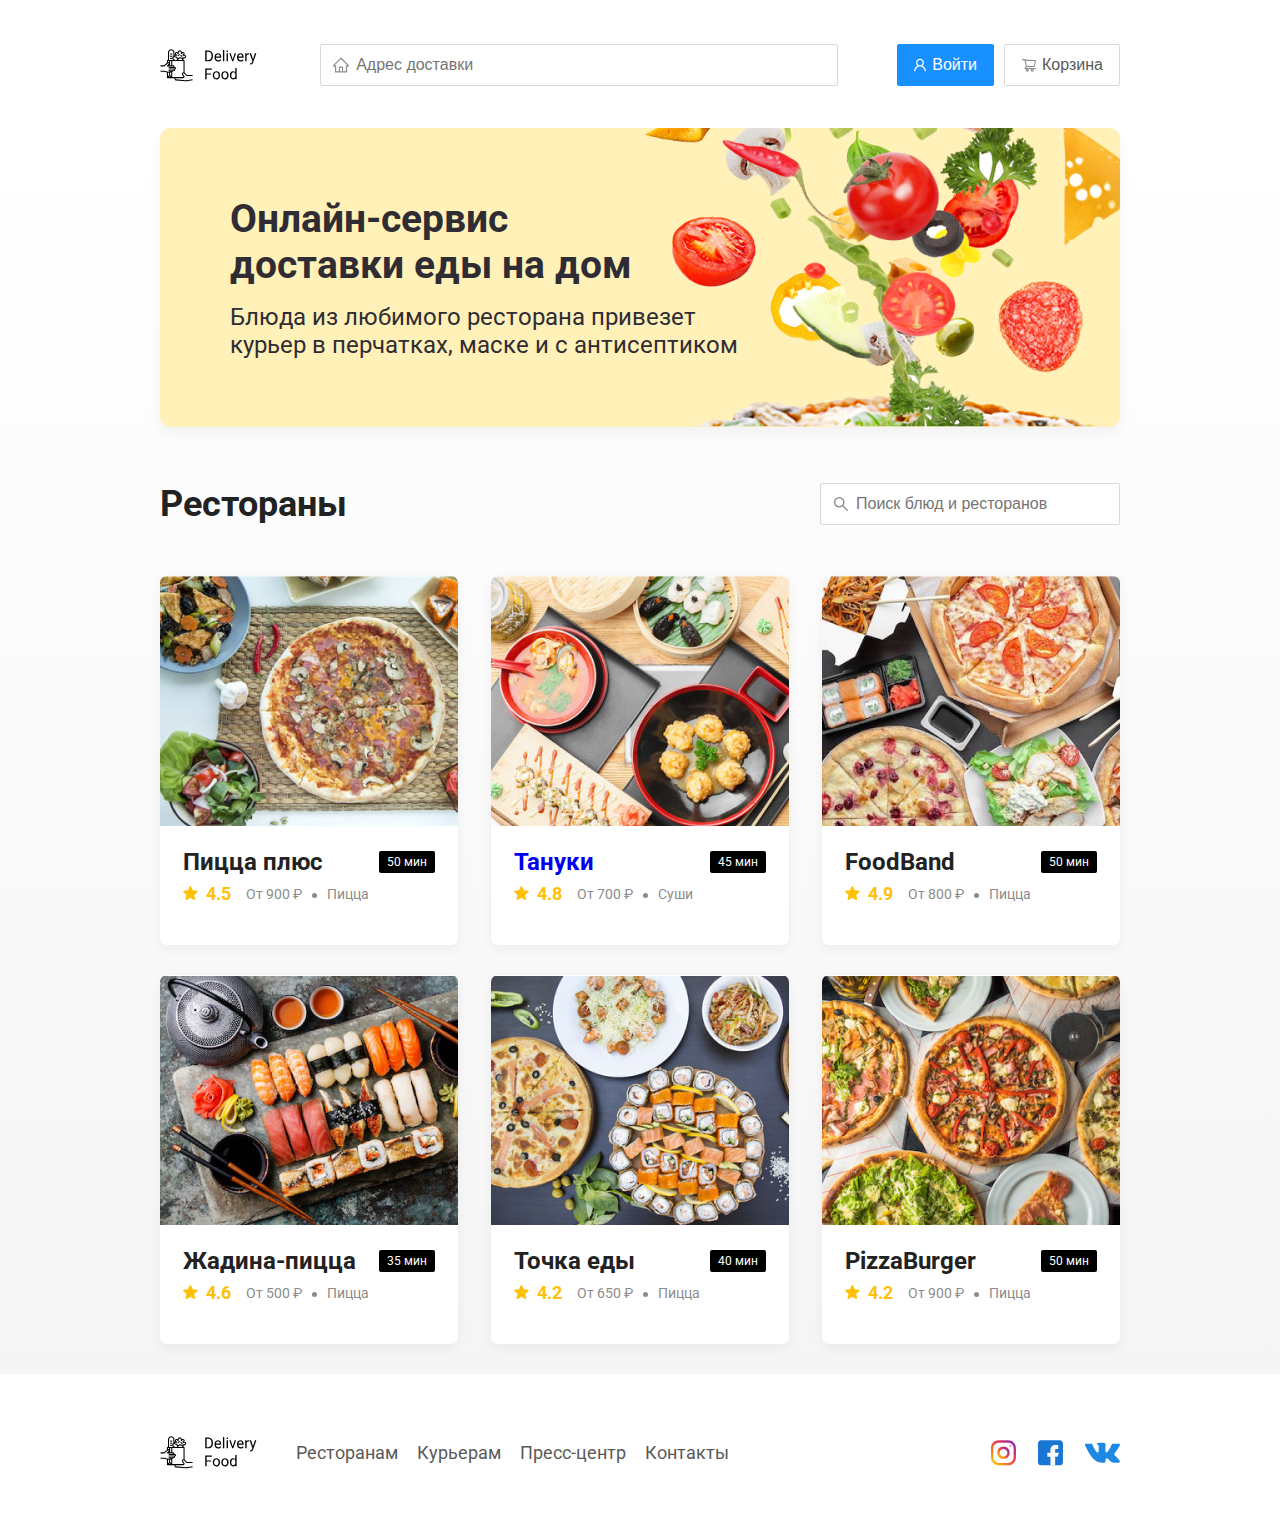
<file: index.html>
<!DOCTYPE html>
<html lang="ru">

<head>
   <meta charset="UTF-8">
   <meta name="viewport" content="width=device-width, initial-scale=1.0">
   <link rel="stylesheet" href="css/reset.css">
   <link href="https://fonts.googleapis.com/css2?family=Roboto:wght@400;700&display=swap" rel="stylesheet">
   <link rel="stylesheet" href="css/style.css">
   <title>Delivery Food - доставка еды.</title>
</head>

<body>
   <div class="container">

      <header class="header">
         <a href="index.html" class="logo"><img src="img/logo.svg" alt="Delivery Food" class="logo"></a>
         <input type="text" class="input input-address" placeholder="Адрес доставки">
         <div class="buttons">
            <button class="button button-primary">
               <img src="img/user.svg" alt="User" class="button-icon" />
               <span class="button-text">Войти</span>
            </button>
            <button class="button">
               <img src="img/shop.svg" alt="Shop" class="button-icon">
               <span class="button-text">Корзина</span>
            </button>
         </div>
      </header>
      <!-- /.header -->
   </div>
   <!-- /.container -->

   <main class="main">
      <div class="container">
         <section class="promo">
            <h1 class="promo-title">Онлайн-сервис <br> доставки еды на дом</h1>
            <p class="promo-text">Блюда из любимого ресторана привезет курьер в перчатках, маске и с антисептиком</p>
         </section>
         <!-- /.promo -->

         <section class="restaurants">
            <div class="section-heading">
               <h2 class="section-title">Рестораны</h2>
               <input type="text" class="input input-search" placeholder="Поиск блюд и ресторанов" />
            </div>
            <!-- /.section-heading -->
            <div class="cards">

               <div class="card">
                  <img src="img/card-image1.png" alt="" class="card-image" />
                  <div class="card-text">
                     <div class="card-heading">
                        <h3 class="card-title">Пицца плюс</h3>
                        <span class="card-tag tag">50 мин</span>
                     </div>
                     <!-- /.card-heading -->
                     <div class="card-info">
                        <div class="rating"><img src="img/rating.svg" alt="rating" class="rating-image">4.5</div>
                        <div class="price">От 900 ₽</div>
                        <div class="category">Пицца</div>
                     </div>
                     <!-- /.card-info -->
                  </div>
                  <!-- /.card-text -->
               </div>
               <!-- /.card -->

               <a href="restaurant.html" class="card">
                  <img src="img/card-image2.png" alt="" class="card-image" />
                  <div class="card-text">
                     <div class="card-heading">
                        <h3 class="card-title">Тануки</h3>
                        <span class="card-tag tag">45 мин</span>
                     </div>
                     <!-- /.card-heading -->
                     <div class="card-info">
                        <div class="rating"><img src="img/rating.svg" alt="rating" class="rating-image">4.8</div>
                        <div class="price">От 700 ₽</div>
                        <div class="category">Cуши</div>
                     </div>
                     <!-- /.card-info -->
                  </div>
                  <!-- /.card-text -->
               </a>
               <!-- /.card -->

               <div class="card">
                  <img src="img/card-image3.png" alt="" class="card-image" />
                  <div class="card-text">
                     <div class="card-heading">
                        <h3 class="card-title">FoodBand</h3>
                        <span class="card-tag tag">50 мин</span>
                     </div>
                     <!-- /.card-heading -->
                     <div class="card-info">
                        <div class="rating"><img src="img/rating.svg" alt="rating" class="rating-image">4.9</div>
                        <div class="price">От 800 ₽</div>
                        <div class="category">Пицца</div>
                     </div>
                     <!-- /.card-info -->
                  </div>
                  <!-- /.card-text -->
               </div>
               <!-- /.card -->

               <div class="card">
                  <img src="img/card-image4.png" alt="" class="card-image" />
                  <div class="card-text">
                     <div class="card-heading">
                        <h3 class="card-title">Жадина-пицца</h3>
                        <span class="card-tag tag">35 мин</span>
                     </div>
                     <!-- /.card-heading -->
                     <div class="card-info">
                        <div class="rating"><img src="img/rating.svg" alt="rating" class="rating-image">4.6</div>
                        <div class="price">От 500 ₽</div>
                        <div class="category">Пицца</div>
                     </div>
                     <!-- /.card-info -->
                  </div>
                  <!-- /.card-text -->
               </div>
               <!-- /.card -->

               <div class="card">
                  <img src="img/card-image5.png" alt="" class="card-image" />
                  <div class="card-text">
                     <div class="card-heading">
                        <h3 class="card-title">Точка еды</h3>
                        <span class="card-tag tag">40 мин</span>
                     </div>
                     <!-- /.card-heading -->
                     <div class="card-info">
                        <div class="rating"><img src="img/rating.svg" alt="rating" class="rating-image">4.2</div>
                        <div class="price">От 650 ₽</div>
                        <div class="category">Пицца</div>
                     </div>
                     <!-- /.card-info -->
                  </div>
                  <!-- /.card-text -->
               </div>
               <!-- /.card -->

               <div class="card">
                  <img src="img/card-image6.png" alt="" class="card-image" />
                  <div class="card-text">
                     <div class="card-heading">
                        <h3 class="card-title">PizzaBurger</h3>
                        <span class="card-tag tag">50 мин</span>
                     </div>
                     <!-- /.card-heading -->
                     <div class="card-info">
                        <div class="rating"><img src="img/rating.svg" alt="rating" class="rating-image">4.2</div>
                        <div class="price">От 900 ₽</div>
                        <div class="category">Пицца</div>
                     </div>
                     <!-- /.card-info -->
                  </div>
                  <!-- /.card-text -->
               </div>
               <!-- /.card -->

            </div>
            <!-- /.cards -->
         </section>
         <!-- /.restaurants -->
      </div>
      <!-- /.container -->
   </main>
   <!-- /.main -->

   <footer class="footer">
      <div class="container">
         <div class="footer-block">
            <img src="img/logo.svg" alt="Delivery Food" class="logo footer-logo">
            <nav class="footer-nav">
               <a href="#" class="footer-link">Ресторанам</a>
               <a href="#" class="footer-link">Курьерам</a>
               <a href="#" class="footer-link">Пресс-центр</a>
               <a href="#" class="footer-link">Контакты</a>
            </nav>
            <!-- /.footer-nav -->
            <div class="social-links">
               <a href="#" class="social-link"><img src="img/instagram.svg" alt="instagram"></a>
               <a href="#" class="social-link"><img src="img/аис.svg" alt="facebook"></a>
               <a href="#" class="social-link"><img src="img/мл.svg" alt="Vkontakte"></a>
            </div>
            <!-- /.social-link -->
         </div>
         <!-- /.footer-block -->
      </div>
      <!-- /.container -->
   </footer>
   <!-- /.footer -->

</body>

</html>
</file>
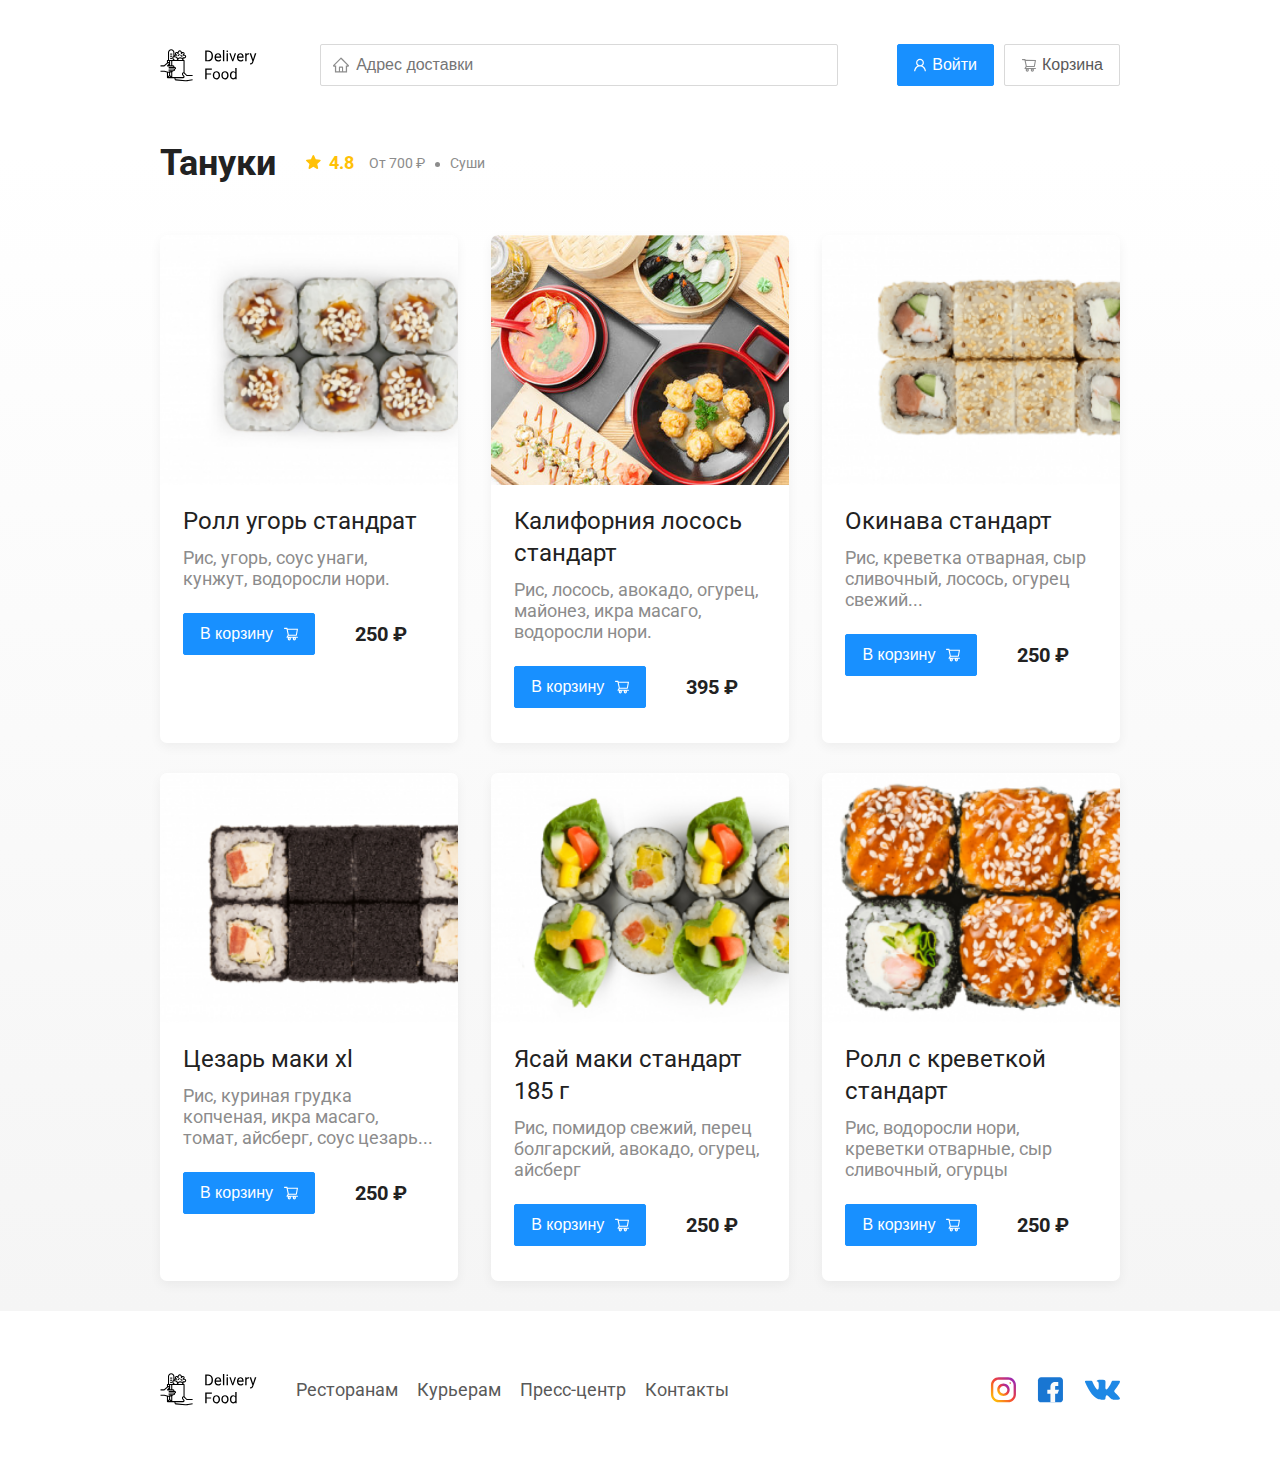
<file: restaurant.html>
<!DOCTYPE html>
<html lang="ru">

<head>
   <meta charset="UTF-8">
   <meta name="viewport" content="width=device-width, initial-scale=1.0">
   <link rel="stylesheet" href="css/reset.css">
   <link href="https://fonts.googleapis.com/css2?family=Roboto:wght@400;700&display=swap" rel="stylesheet">
   <link rel="stylesheet" href="css/animate.min.css">
   <link rel="stylesheet" href="css/style.css">
   <title>Тануки - доставка еды.</title>
</head>

<body>
   <div class="container">

      <header class="header">
         <a href="index.html" class="logo"><img src="img/logo.svg" alt="Delivery Food" class="logo"></a>
         <input type="text" class="input input-address" placeholder="Адрес доставки">
         <div class="buttons">
            <button class="button button-primary">
               <img src="img/user.svg" alt="User" class="button-icon" />
               <span class="button-text">Войти</span>
            </button>
            <button class="button animate__animated  animate__bounce" id="cart-button">
               <img src="img/shop.svg" alt="Shop" class="button-icon">
               <span class="button-text">Корзина</span>
            </button>
         </div>
      </header>
      <!-- /.header -->
   </div>
   <!-- /.container -->

   <main class="main">
      <div class="container">

         <section class="restaurants">
            <div class="section-heading">
               <h2 class="section-title">Тануки</h2>
               <div class="card-info">
                  <div class="rating"><img src="img/rating.svg" alt="rating" class="rating-image">4.8</div>
                  <div class="price">От 700 ₽</div>
                  <div class="category">Cуши</div>
               </div>
               <!-- /.card-info -->
            </div>
            <!-- /.section-heading -->
            <div class="cards">

               <div class="card animate__animated  animate__pulse">
                  <img src="img/image1.png" alt="" class="card-image" />
                  <div class="card-text">
                     <div class="card-heading">
                        <h3 class="card-title card-title-reg">Ролл угорь стандрат</h3>
                     </div>
                     <!-- /.card-heading -->
                     <div class="card-info">
                        <div class="ingredients">Рис, угорь, соус унаги, кунжут, водоросли нори.</div>
                     </div>
                     <!-- /.card-info -->
                     <div class="card-buttons">
                        <button class="button button-primary">
                           <span class="button-card-text">В корзину</span>
                           <img src="img/button-card-image.svg" alt="shopping-cart" class="button-card-image">
                        </button>
                        <strong class="card-price-bold">250 ₽</strong>
                     </div>
                     <!-- /.card-buttons -->
                  </div>
                  <!-- /.card-text -->
               </div>
               <!-- /.card -->

               <div class="card">
                  <img src="img/card-image2.png" alt="" class="card-image" />
                  <div class="card-text">
                     <div class="card-heading">
                        <h3 class="card-title card-title-reg">Калифорния лосось стандарт</h3>
                     </div>
                     <!-- /.card-heading -->
                     <div class="card-info">
                        <div class="ingredients">Рис, лосось, авокадо, огурец, майонез, икра масаго, водоросли нори.
                        </div>
                     </div>
                     <!-- /.card-info -->
                     <div class="card-buttons">
                        <button class="button button-primary">
                           <span class="button-card-text">В корзину</span>
                           <img src="img/button-card-image.svg" alt="shopping-cart" class="button-card-image">
                        </button>
                        <strong class="card-price-bold">395 ₽</strong>
                     </div>
                     <!-- /.card-buttons -->
                  </div>
                  <!-- /.card-text -->
               </div>
               <!-- /.card -->

               <div class="card">
                  <img src="img/image3.png" alt="" class="card-image" />
                  <div class="card-text">
                     <div class="card-heading">
                        <h3 class="card-title card-title-reg">Окинава стандарт</h3>
                     </div>
                     <!-- /.card-heading -->
                     <div class="card-info">
                        <div class="ingredients">Рис, креветка отварная, сыр сливочный, лосось, огурец свежий...</div>
                     </div>
                     <!-- /.card-info -->
                     <div class="card-buttons">
                        <button class="button button-primary">
                           <span class="button-card-text">В корзину</span>
                           <img src="img/button-card-image.svg" alt="shopping-cart" class="button-card-image">
                        </button>
                        <strong class="card-price-bold">250 ₽</strong>
                     </div>
                     <!-- /.card-buttons -->
                  </div>
                  <!-- /.card-text -->
               </div>
               <!-- /.card -->

               <div class="card">
                  <img src="img/image4.png" alt="" class="card-image" />
                  <div class="card-text">
                     <div class="card-heading">
                        <h3 class="card-title card-title-reg">Цезарь маки хl</h3>
                     </div>
                     <!-- /.card-heading -->
                     <div class="card-info">
                        <div class="ingredients">Рис, куриная грудка копченая, икра масаго, томат, айсберг, соус
                           цезарь...</div>
                     </div>
                     <!-- /.card-info -->
                     <div class="card-buttons">
                        <button class="button button-primary">
                           <span class="button-card-text">В корзину</span>
                           <img src="img/button-card-image.svg" alt="shopping-cart" class="button-card-image">
                        </button>
                        <strong class="card-price-bold">250 ₽</strong>
                     </div>
                     <!-- /.card-buttons -->
                  </div>
                  <!-- /.card-text -->
               </div>
               <!-- /.card -->

               <div class="card">
                  <img src="img/image5.png" alt="" class="card-image" />
                  <div class="card-text">
                     <div class="card-heading">
                        <h3 class="card-title card-title-reg">Ясай маки стандарт 185 г</h3>
                     </div>
                     <!-- /.card-heading -->
                     <div class="card-info">
                        <div class="ingredients">Рис, помидор свежий, перец болгарский, авокадо, огурец, айсберг</div>
                     </div>
                     <!-- /.card-info -->
                     <div class="card-buttons">
                        <button class="button button-primary">
                           <span class="button-card-text">В корзину</span>
                           <img src="img/button-card-image.svg" alt="shopping-cart" class="button-card-image">
                        </button>
                        <strong class="card-price-bold">250 ₽</strong>
                     </div>
                     <!-- /.card-buttons -->
                  </div>
                  <!-- /.card-text -->
               </div>
               <!-- /.card -->

               <div class="card">
                  <img src="img/image6.png" alt="" class="card-image" />
                  <div class="card-text">
                     <div class="card-heading">
                        <h3 class="card-title card-title-reg">Ролл с креветкой стандарт</h3>
                     </div>
                     <!-- /.card-heading -->
                     <div class="card-info">
                        <div class="ingredients">Рис, водоросли нори, креветки отварные, сыр сливочный, огурцы</div>
                     </div>
                     <!-- /.card-info -->
                     <div class="card-buttons">
                        <button class="button button-primary">
                           <span class="button-card-text">В корзину</span>
                           <img src="img/button-card-image.svg" alt="shopping-cart" class="button-card-image">
                        </button>
                        <strong class="card-price-bold">250 ₽</strong>
                     </div>
                     <!-- /.card-buttons -->
                  </div>
                  <!-- /.card-text -->
               </div>
               <!-- /.card -->

            </div>
            <!-- /.cards -->
         </section>
         <!-- /.restaurants -->
      </div>
      <!-- /.container -->
   </main>
   <!-- /.main -->

   <footer class="footer">
      <div class="container">
         <div class="footer-block">
            <img src="img/logo.svg" alt="Delivery Food" class="logo footer-logo">
            <nav class="footer-nav">
               <a href="#" class="footer-link">Ресторанам</a>
               <a href="#" class="footer-link">Курьерам</a>
               <a href="#" class="footer-link">Пресс-центр</a>
               <a href="#" class="footer-link">Контакты</a>
            </nav>
            <!-- /.footer-nav -->
            <div class="social-links">
               <a href="#" class="social-link"><img src="img/instagram.svg" alt="instagram"></a>
               <a href="#" class="social-link"><img src="img/аис.svg" alt="facebook"></a>
               <a href="#" class="social-link"><img src="img/мл.svg" alt="Vkontakte"></a>
            </div>
            <!-- /.social-link -->
         </div>
         <!-- /.footer-block -->
      </div>
      <!-- /.container -->
   </footer>
   <!-- /.footer -->

   <!-- modal window -->
   <div class="modal">
      <div class="modal-dialog">
         <div class="modal-header">
            <h3 class="modal-title">Корзина</h3>
            <button class="close">&times;</button>
         </div>
         <div class="modal-body">
            <div class="food-row">
               <span class="food-name">Ролл угорь стандарт</span>
               <strong class="food-price">250 ₽</strong>
               <div class="food-counter">
                  <button class="counter-button">-</button>
                  <span class="counter">1</span>
                  <button class="counter-button">+</button>
               </div>
            </div>
            <!-- /.foods-row -->
            <div class="food-row">
               <span class="food-name">Ролл угорь стандарт</span>
               <strong class="food-price">250 ₽</strong>
               <div class="food-counter">
                  <button class="counter-button">-</button>
                  <span class="counter">1</span>
                  <button class="counter-button">+</button>
               </div>
            </div>
            <!-- /.foods-row -->
            <div class="food-row">
               <span class="food-name">Ролл угорь стандарт</span>
               <strong class="food-price">250 ₽</strong>
               <div class="food-counter">
                  <button class="counter-button">-</button>
                  <span class="counter">1</span>
                  <button class="counter-button">+</button>
               </div>
            </div>
            <!-- /.foods-row -->
            <div class="food-row">
               <span class="food-name">Ролл угорь стандарт</span>
               <strong class="food-price">250 ₽</strong>
               <div class="food-counter">
                  <button class="counter-button">-</button>
                  <span class="counter">1</span>
                  <button class="counter-button">+</button>
               </div>
            </div>
            <!-- /.foods-row -->
         </div>
         <!-- /.modal-body -->
         <div class="modal-footer">
            <span class="modal-pricetag">1250 ₽</span>
            <div class="footer-buttons">
               <button class="button button-primary">Оформить заказ</button>
               <button class="button">Отмена</button>
            </div>
         </div>
         <!-- /.modal-footer -->
      </div>
   </div>
   <script src="js/main.js"></script>
</body>

</html>
</file>
<file: css/style.css>
*{
   box-sizing:border-box;
}
body{
   padding-top: 44px;
   font-family: 'Roboto', sans-serif;
}
.container{
   margin: auto;
   max-width: 1200px;
}
.header{
   display: flex;
   align-items: center;
   justify-content: space-between;
   margin-bottom: 42px;
}
.input{
   background: #FFFFFF;
   border: 1px solid #D9D9D9;
   border-radius: 2px;
   font-size: 16px;
   line-height: 24px;
   padding: 8px;
   padding-left: 35px;
   background-position: left 11px center;
   background-repeat: no-repeat;
}
.input-address{
   flex: 0.8;
   background-image: url('../img/home.svg');
}
.input-search{
   width: 300px;
   background-image: url('../img/search.svg');
   margin-left: auto;
}
.buttons{
   display: flex;
   align-items: center;
}
.button{
   display: flex;
   align-items: center;
   padding: 8px 16px;
   font-size: 16px;
   line-height: 24px;
   color: #595959;
   background: #FFFFFF;
   border: 1px solid #D9D9D9;
   box-shadow: 0px 0px 2px rgba(0, 0, 0, 0.0015);
   border-radius: 2px;
}
.button-primary{
   margin-right: 10px;
   background: #1890FF;
   border: 1px solid #1890FF;
   color: #FFFFFF;
}
.button-card-text{
   margin-right: 10px;
}
.button-icon{
   margin-right: 6px;
}
.main{
   background: linear-gradient(180deg, rgba(245, 245, 245, 0) 1.04%, #F5F5F5 100%);
}
.promo{
   box-shadow: 0px 7px 12px rgba(158, 158, 163, 0.1);
   background: #FFF1B8 url('..//img/promo-bg.png') no-repeat bottom right;
   padding: 68px 70px;
   border-radius: 10px;
}
.promo-title{
   font-weight: 700;
   font-size: 39px;
   line-height: 46px;
   color: #302C34;
}
.promo-text{
   margin-top: 15px;
   max-width: 538px;
   font-size: 24px;
   line-height: 28px;
   color: #302C34;
}
.restaurants{
   margin-top: 56px;
}
.section-heading{
   display: flex;
   align-items: center;
}
.section-title{
   font-size: 36px;
   font-weight: 700;
   line-height: 42px;
   margin-right: 30px;
}
.cards{
   margin-top: 51px;
   display: flex;
   justify-content: space-between;
   flex-wrap: wrap;
}
.card{
   margin-bottom: 30px;
   background: #FFFFFF;
   box-shadow: 0px 4px 12px rgba(0, 0, 0, 0.05);
   border-radius: 7px;
   overflow: hidden;
   flex-basis: 31%;
   text-decoration: none;
}
.card-price-bold{
   margin-left: 30px;
   font-weight: bold;
   font-size: 20px;
   line-height: 32px;
}
.card-image{
   width: 384px;
   height: 250px;
   object-fit: cover;
}
.card-text{
   padding: 20px 23px 35px 23px;
}
.card-heading{
   display: flex;
   align-items: center;
   justify-content: space-between;
}
.card-title{
   font-size: 24px;
   line-height: 32px;
   font-weight: 700;
}
.card-title-reg{
   font-weight: 400;
}
.card-tag{
   font-size: 12px;
   line-height: 20px;
   color: #FFFFFF;
   background-color: #000000;
   border-radius: 2px;
   padding: 1px 8px;
}
.card-info{
   display: flex;
   align-items: center;
   flex-wrap: wrap;
}
.ingredients{
   margin-top: 10px;
   font-size: 18px;
   line-height: 21px;
   color: #8C8C8C;
}
.card-buttons{
   display: flex;
   align-items: center;
   margin-top: 24px;
}
.rating{ 
   margin-right: 26px;
   color: #FFC107;
   font-size: 18px;
   line-height: 32px;
   font-weight: 700;
}
.price, .category{
   font-size: 18px;
   line-height: 32px;
   color: #8C8C8C;
}
.category{
   text-overflow: ellipsis;
   overflow: hidden;
   white-space: nowrap;
   max-width: 150px;
}
.price{
   margin-right: 10px;
}
.price::after{
   content: "";
   width: 5px;
   height: 5px;
   border-radius:50%;
   background-color: #8C8C8C;
   display: inline-block;
   vertical-align: middle;
   margin-left: 10px;
}
.rating-image{
   margin-right: 7.5px;
   vertical-align: inherit;
}
.footer{
   padding: 60px 0;
}
.footer-block{
   display: flex;
   align-items: center;
   justify-content: space-between;
}
.footer-nav{
   margin-left: 35px;
   margin-right: auto;
}
.footer-link{
   display: inline-block;
   color: #595959;
   text-decoration: none;
   font-size: 18px;
   line-height: 21px;
}
.footer-link:not(:last-child){
   margin-right: 15px;
}
.social-links{
   display: flex;
   align-items: center;
}
.social-link:not(:last-child){
   margin-right: 21px;
}
.modal{
   display: none;
   position: fixed;
   top: 0;
   left: 0;
   width: 100%;
   height: 100%;
   background: rgba(0, 0, 0, 0.4);
}
.is-open{
   display: flex;
}
.modal-dialog{
   margin: auto;
   max-width: 780px;
   width: 95%;
   padding: 40px 45px;
   background: #FFFFFF;
   border-radius: 5px;
}
.modal-header{
   margin-bottom: 45px;
   display: flex;
   align-items: center;
   justify-content: space-between;
}
.modal-title{
   margin: 0;
   font-weight: bold;
   font-size: 36px;
   line-height: 42px;
}
.close{
   border:none;
   font-size: 36px;
   background-color: transparent;
}
.modal-body{
   margin-bottom: 52px;
}
.food-row{
   display: flex;
   align-items: flex-start;
   justify-content: space-between;
   margin-bottom: 8px;
   padding-bottom: 8px;
   border-bottom: 1px solid #D9D9D9;
}
.food-name{
   font-size: 18px;
   line-height: 32px;
}
.food-price{
   margin-left: auto;
   margin-right: 47px;
   font-weight: bold;
   font-size: 20px;
   line-height: 32px;
}
.food-counter{
   display: flex;
   align-items: center;
}
.counter-button{
   width: 39px;
   height: 32px;
   box-sizing: border-box;
   border: 1px solid #40A9FF;
   border-radius: 2px;
   background: #FFFFFF;
   font-size: 14px;
   line-height: 22px;
   color: #40A9FF;
}
.counter{
   margin: 0 10px 0 10px;
   font-size: 16px;
   line-height: 24px;
}
.modal-footer{
   display: flex;
   align-items: center;
   justify-content: space-between;
}
.modal-pricetag{
   padding: 15px 20px;
   background: #262626;
   border-radius: 5px;
   color: #FFFFFF;
   font-size: 20px;
   line-height: 23px;
}
.footer-buttons{
   display: flex;
   align-items: center;
}
/* Для ноутбуков */
@media(max-width: 1366px){
   .container{
      max-width: 960px;
   }
   .rating{
      margin-right: 15px;
   }
   .price, .category{
      font-size: 14px;
   }
}
@media(max-width: 992px){
   .container{
      max-width: 750px;
   }
   .promo{
      padding: 50px;
      background: #FFF1B8 url('..//img/promo-bg.png') no-repeat bottom right -180px;
   }
   .promo-text{
      font-size: 18px;
      max-width: 400px;
   }
   .card{
      flex-basis: 49%;
   }
   .footer-link{
      font-size: 16px;
   }
}
@media(max-width: 768px){
   .container{
      padding: 10px;
      max-width: 560px;
   }
   .promo-title{
      font-size: 24px;
      line-height: 1.4;
   }
   .promo-text {
      font-size: 16px;
      max-width: 350px;
}
   .card-title{
      font-size: 18px;
   }
   .card-info{
      flex-wrap: wrap;
   }
   .card .rating{
      flex-basis: 100%;
   }
}
@media(max-width: 578px){
   .container{
      padding: 0;
      width: 90%;
   }
   .header{
      flex-wrap: wrap;
   }
   .input-address{
      margin: 0;
      margin-top: 15px;
      order: 3;
      flex: 1;
   }
   .promo{
      background-image: none;
   }
   .section-title{
      font-size: 24px;
   }
   .restaurants .cards .card{
      flex-basis: 100%;
   }
   .card-image{
      width: 100%;
   }
   .footer{
      padding: 30px 0;
   }
   .footer-block{
      align-items: flex-start;
   }
   .footer-logo{
      margin-right: 15px;
      order: 1;
   }
   .footer-nav{
      margin-left: 0;
      margin-right: 0;
      order: 0;
   }
   .social-links{
      order: 2;
   }
}
@media(max-width: 470px){
   .promo{
      padding: 20px;
   }
   .button-text{
      display: none;
   }
   .button{
      min-height: 40px;
   }
   .button-icon{
      margin: 0;
   }
   .footer-block{
      flex-wrap: wrap;
      align-items: center;
      flex-direction: column;
   }
   .section-heading{
      flex-wrap: wrap;
   }
   .footer-logo{
      margin: 0;
      margin-bottom: 20px;
      order: 0;
   }
   .footer-nav{
      display: flex;
      flex-direction: column;
      text-align: center;
      margin-bottom: 20px;
   }
   .footer-link:not(:last-child){
      margin: 0;
   }
}
</file>
